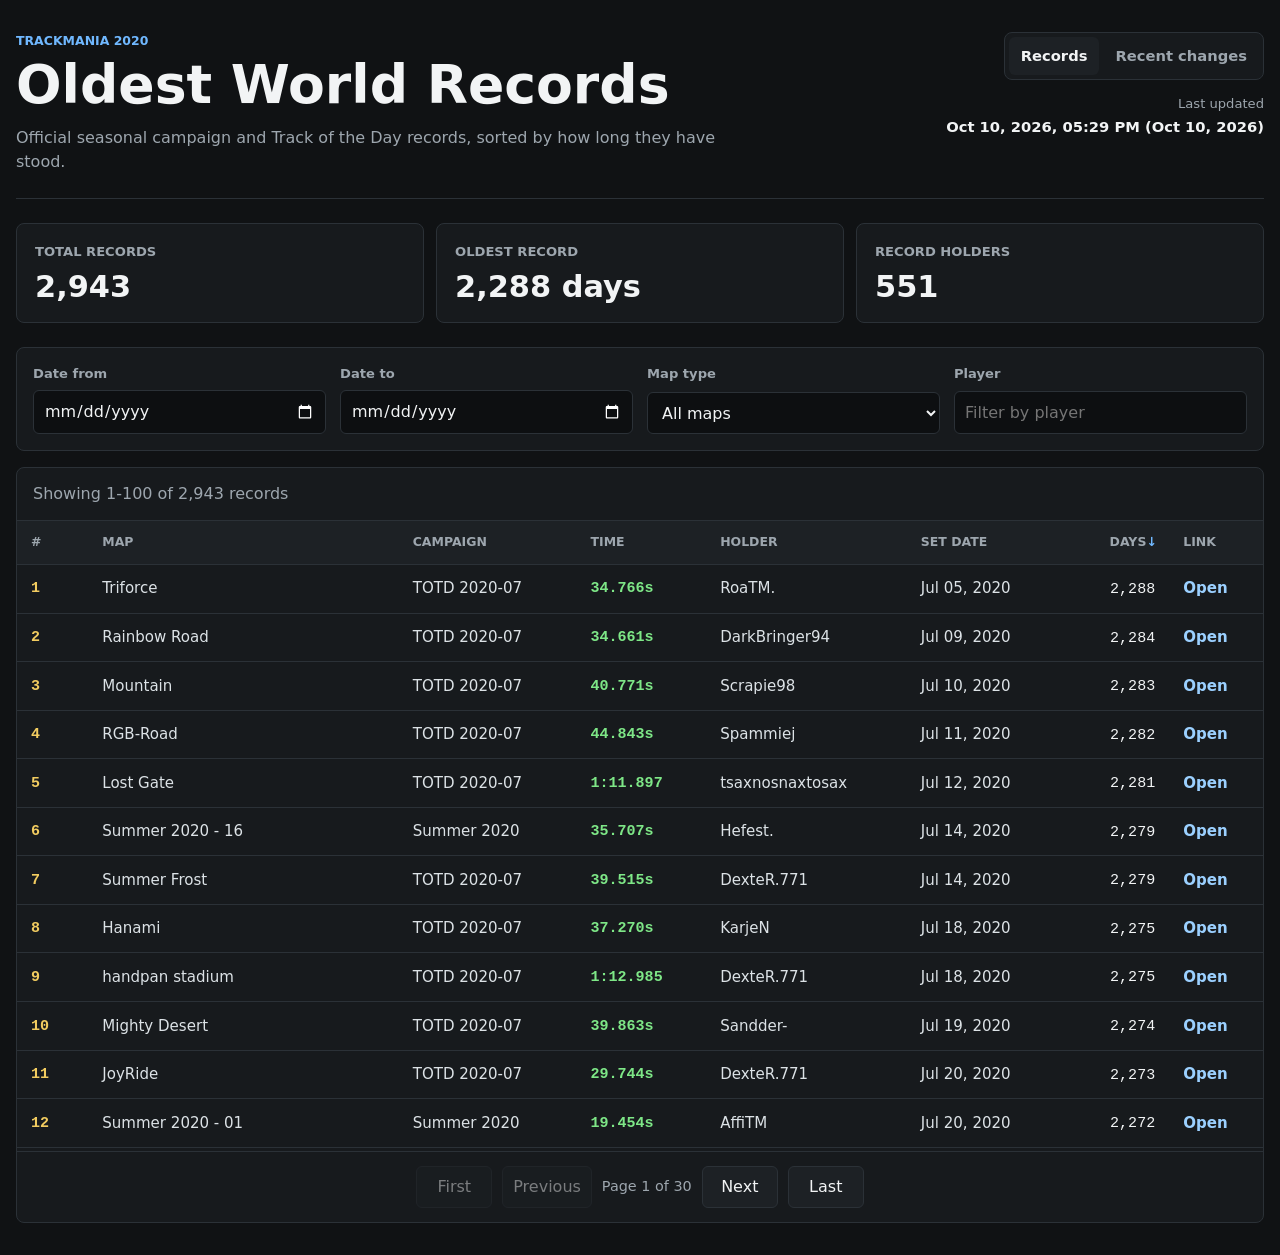
<file: site/index.html>
<!DOCTYPE html>
<html lang="en">

<head>
    <meta charset="UTF-8">
    <meta name="viewport" content="width=device-width, initial-scale=1.0">
    <title>Trackmania Oldest World Records Tracker</title>
    <meta name="description" content="Longest-standing Trackmania 2020 world records on official campaign and Track of the Day maps.">
    <meta property="og:type" content="website">
    <meta property="og:site_name" content="Trackmania WR Tracker">
    <meta property="og:title" content="Trackmania WR Tracker">
    <meta property="og:description" content="Longest-standing Trackmania 2020 world records on official campaign and Track of the Day maps.">
    <meta name="twitter:card" content="summary">
    <meta name="theme-color" content="#101214">
    <link rel="icon" type="image/png" href="./static/images/favicon.png">
    <link rel="stylesheet" href="./static/css/styles.css">
</head>

<body>
    <main class="shell">
        <header class="page-header">
            <div>
                <p class="eyebrow">Trackmania 2020</p>
                <h1>Oldest World Records</h1>
                <p class="lede">Official seasonal campaign and Track of the Day records, sorted by how long they have stood.</p>
            </div>
            <div class="header-side">
                <nav class="nav-links" aria-label="Primary">
                    <a href="./index.html" aria-current="page">Records</a>
                    <a href="./recent-changes.html">Recent changes</a>
                </nav>
                <p class="last-update">
                    <span>Last updated</span>
                    <strong id="lastUpdateTime">Loading</strong>
                </p>
            </div>
        </header>

        <section class="stats-grid" aria-label="Record statistics">
            <article class="metric">
                <span>Total records</span>
                <strong id="totalRecords">-</strong>
            </article>
            <article class="metric">
                <span>Oldest record</span>
                <strong><span id="oldestRecord">-</span> days</strong>
            </article>
            <article class="metric">
                <span>Record holders</span>
                <strong id="uniquePlayers">-</strong>
            </article>
        </section>

        <section class="panel filters" aria-label="Filters">
            <label>
                <span>Date from</span>
                <input type="date" id="dateFrom">
            </label>
            <label>
                <span>Date to</span>
                <input type="date" id="dateTo">
            </label>
            <label>
                <span>Map type</span>
                <select id="mapType">
                    <option value="">All maps</option>
                    <option value="TOTD">Track of the Day</option>
                    <option value="Campaign">Campaign maps</option>
                </select>
            </label>
            <label>
                <span>Player</span>
                <input type="search" id="playerFilter" placeholder="Filter by player">
            </label>
        </section>

        <section class="panel table-panel">
            <div class="table-toolbar">
                <p id="resultsInfo">Loading records</p>
            </div>
            <div class="table-scroll">
                <table>
                    <thead>
                        <tr>
                            <th scope="col">#</th>
                            <th scope="col" data-sort="mapName">Map</th>
                            <th scope="col" data-sort="campaign">Campaign</th>
                            <th scope="col" data-sort="scoreMs">Time</th>
                            <th scope="col" data-sort="player">Holder</th>
                            <th scope="col" data-sort="date">Set date</th>
                            <th scope="col" data-sort="ageDays" class="numeric">Days</th>
                            <th scope="col">Link</th>
                        </tr>
                    </thead>
                    <tbody id="recordsBody">
                        <tr>
                            <td colspan="8" class="state-cell">Loading records</td>
                        </tr>
                    </tbody>
                </table>
            </div>
            <div class="pagination" aria-label="Pagination">
                <button id="firstBtn" type="button">First</button>
                <button id="prevBtn" type="button">Previous</button>
                <span id="pageInfo">Page 1 of 1</span>
                <button id="nextBtn" type="button">Next</button>
                <button id="lastBtn" type="button">Last</button>
            </div>
        </section>
    </main>

    <script src="./static/js/common.js"></script>
    <script src="./static/js/records.js"></script>
</body>

</html>
</file>
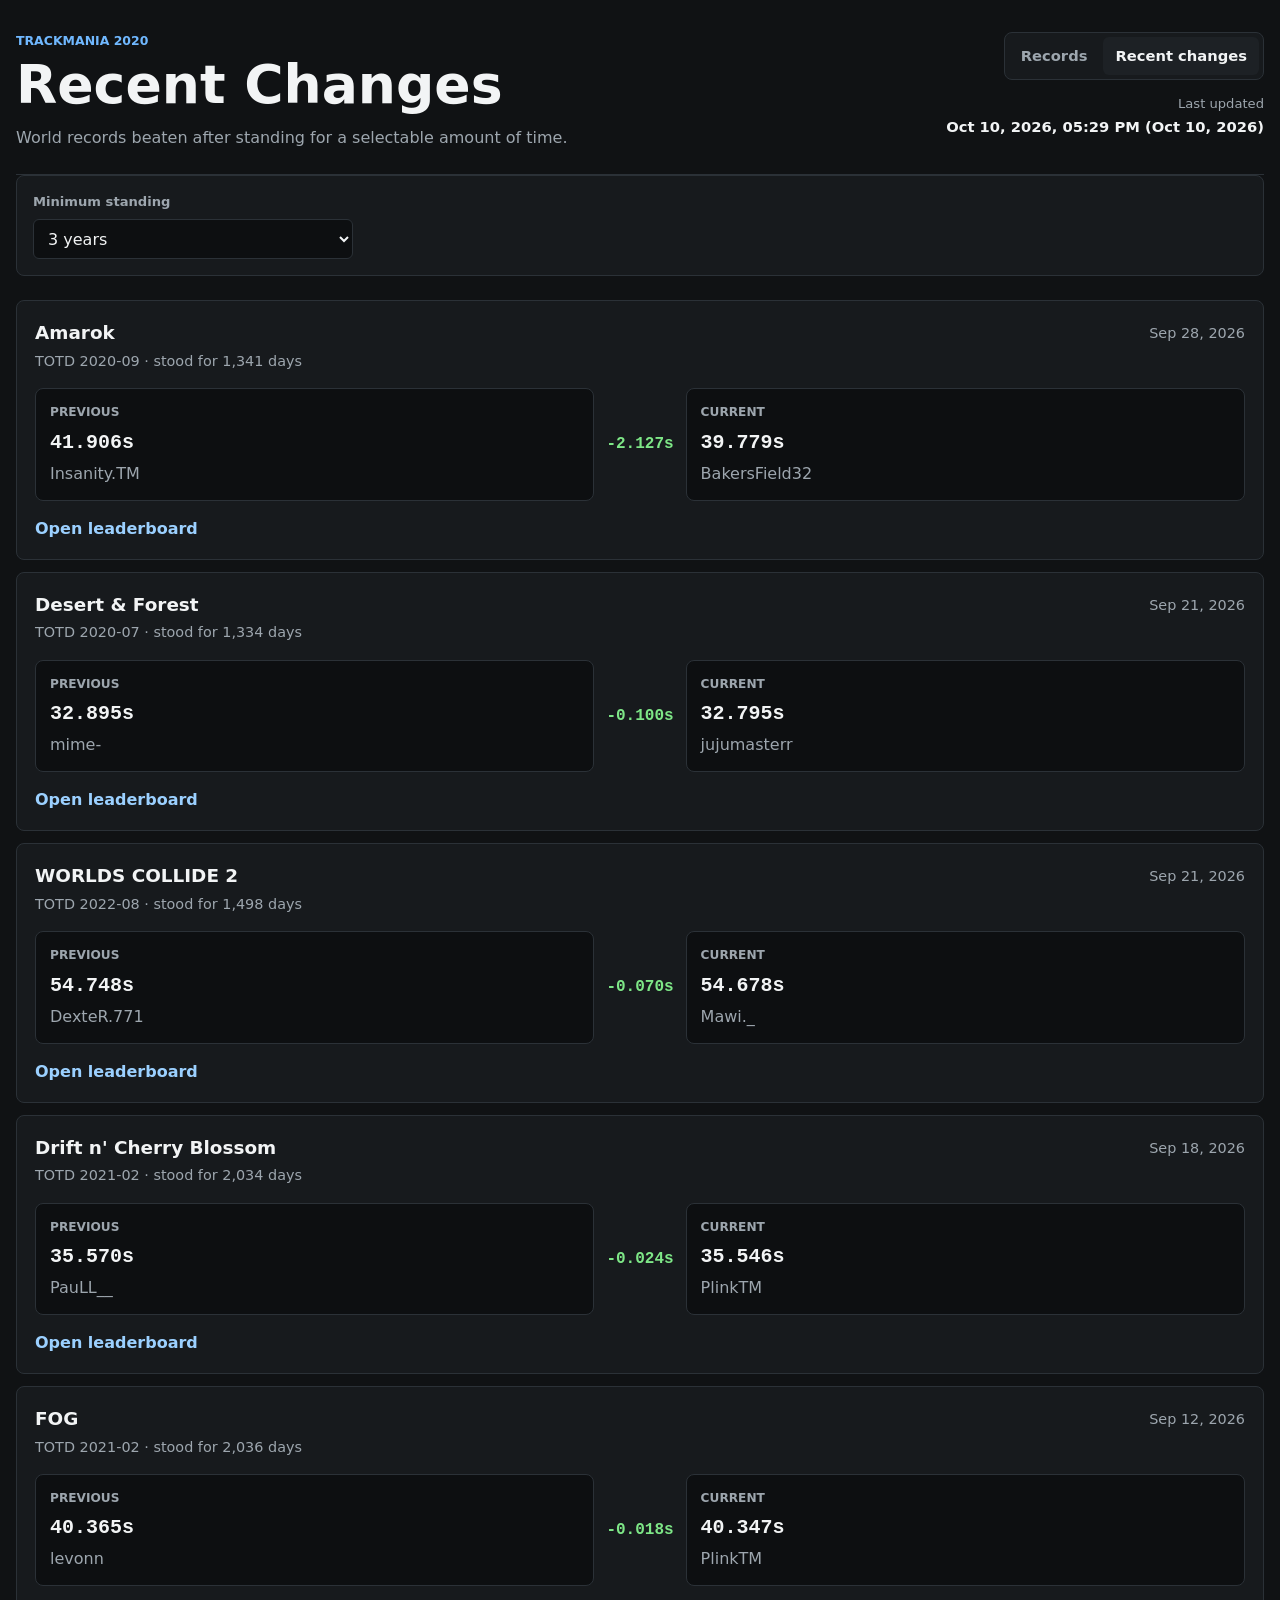
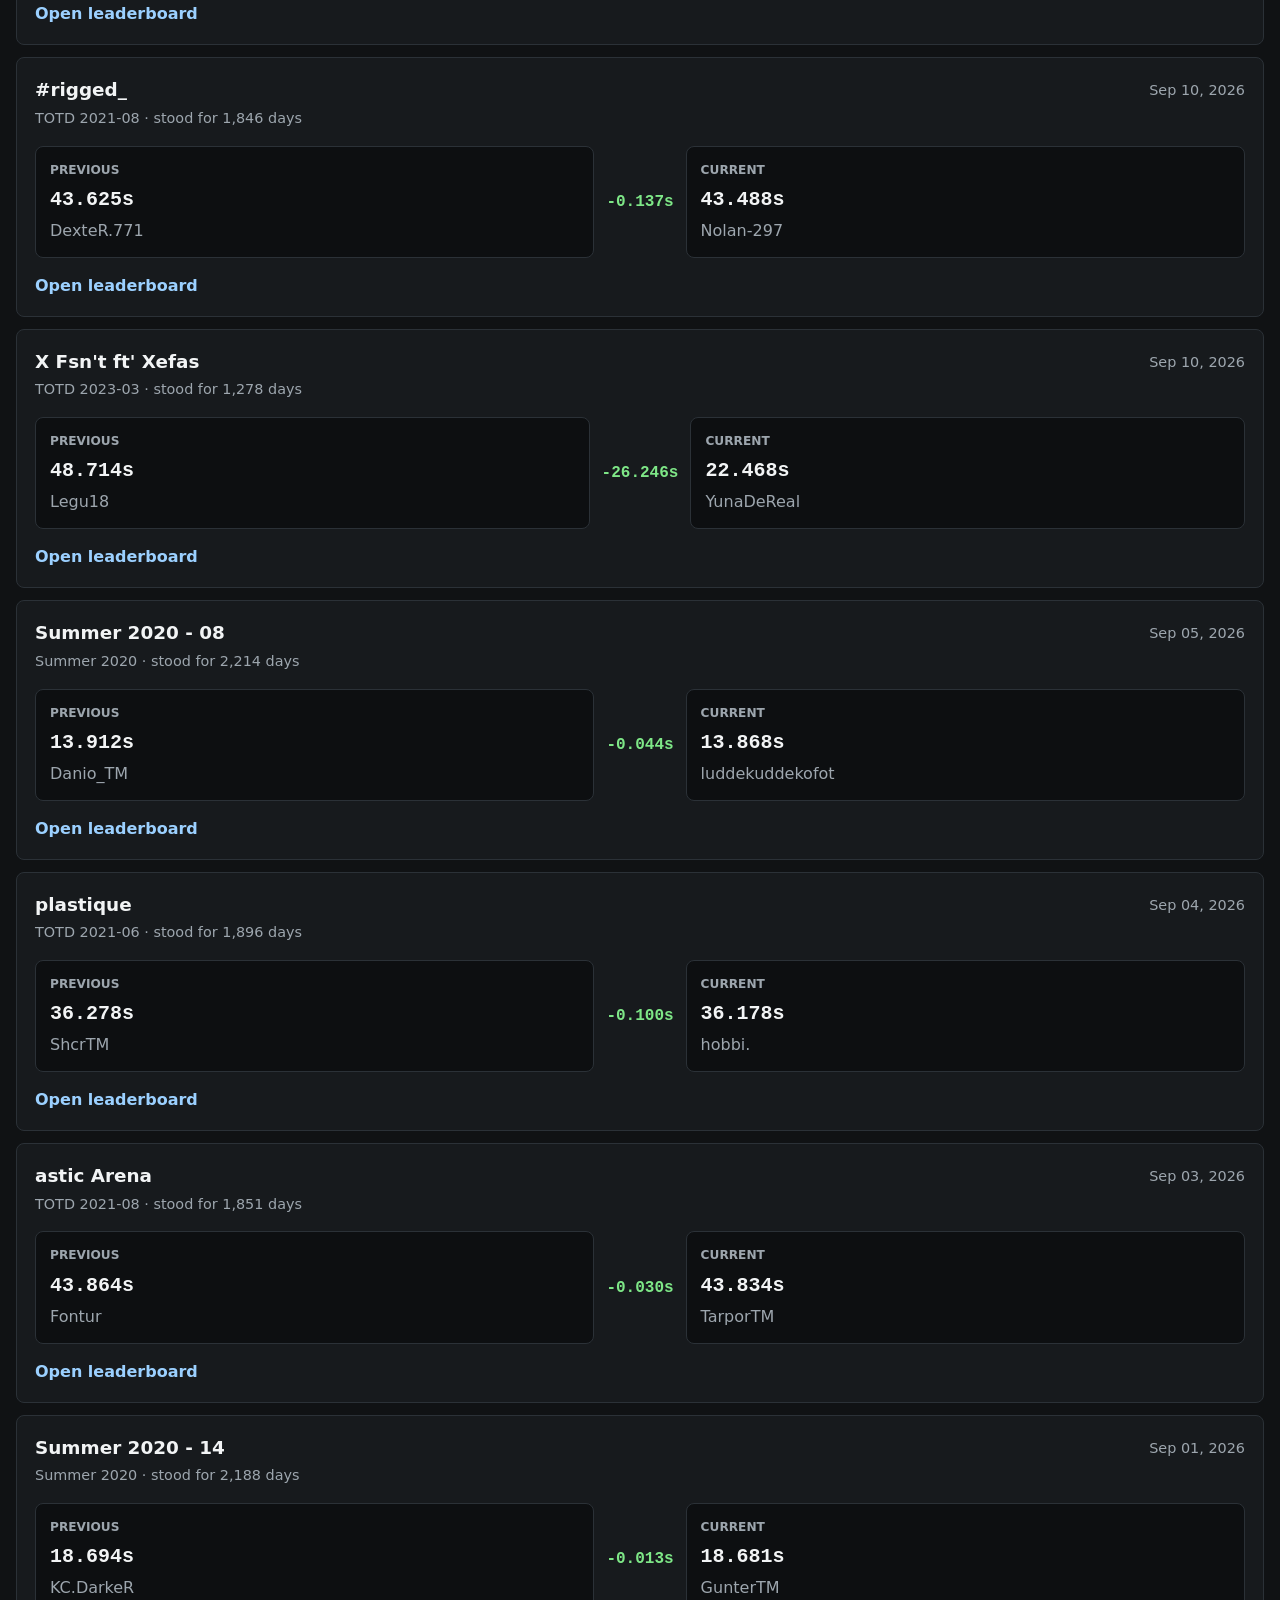
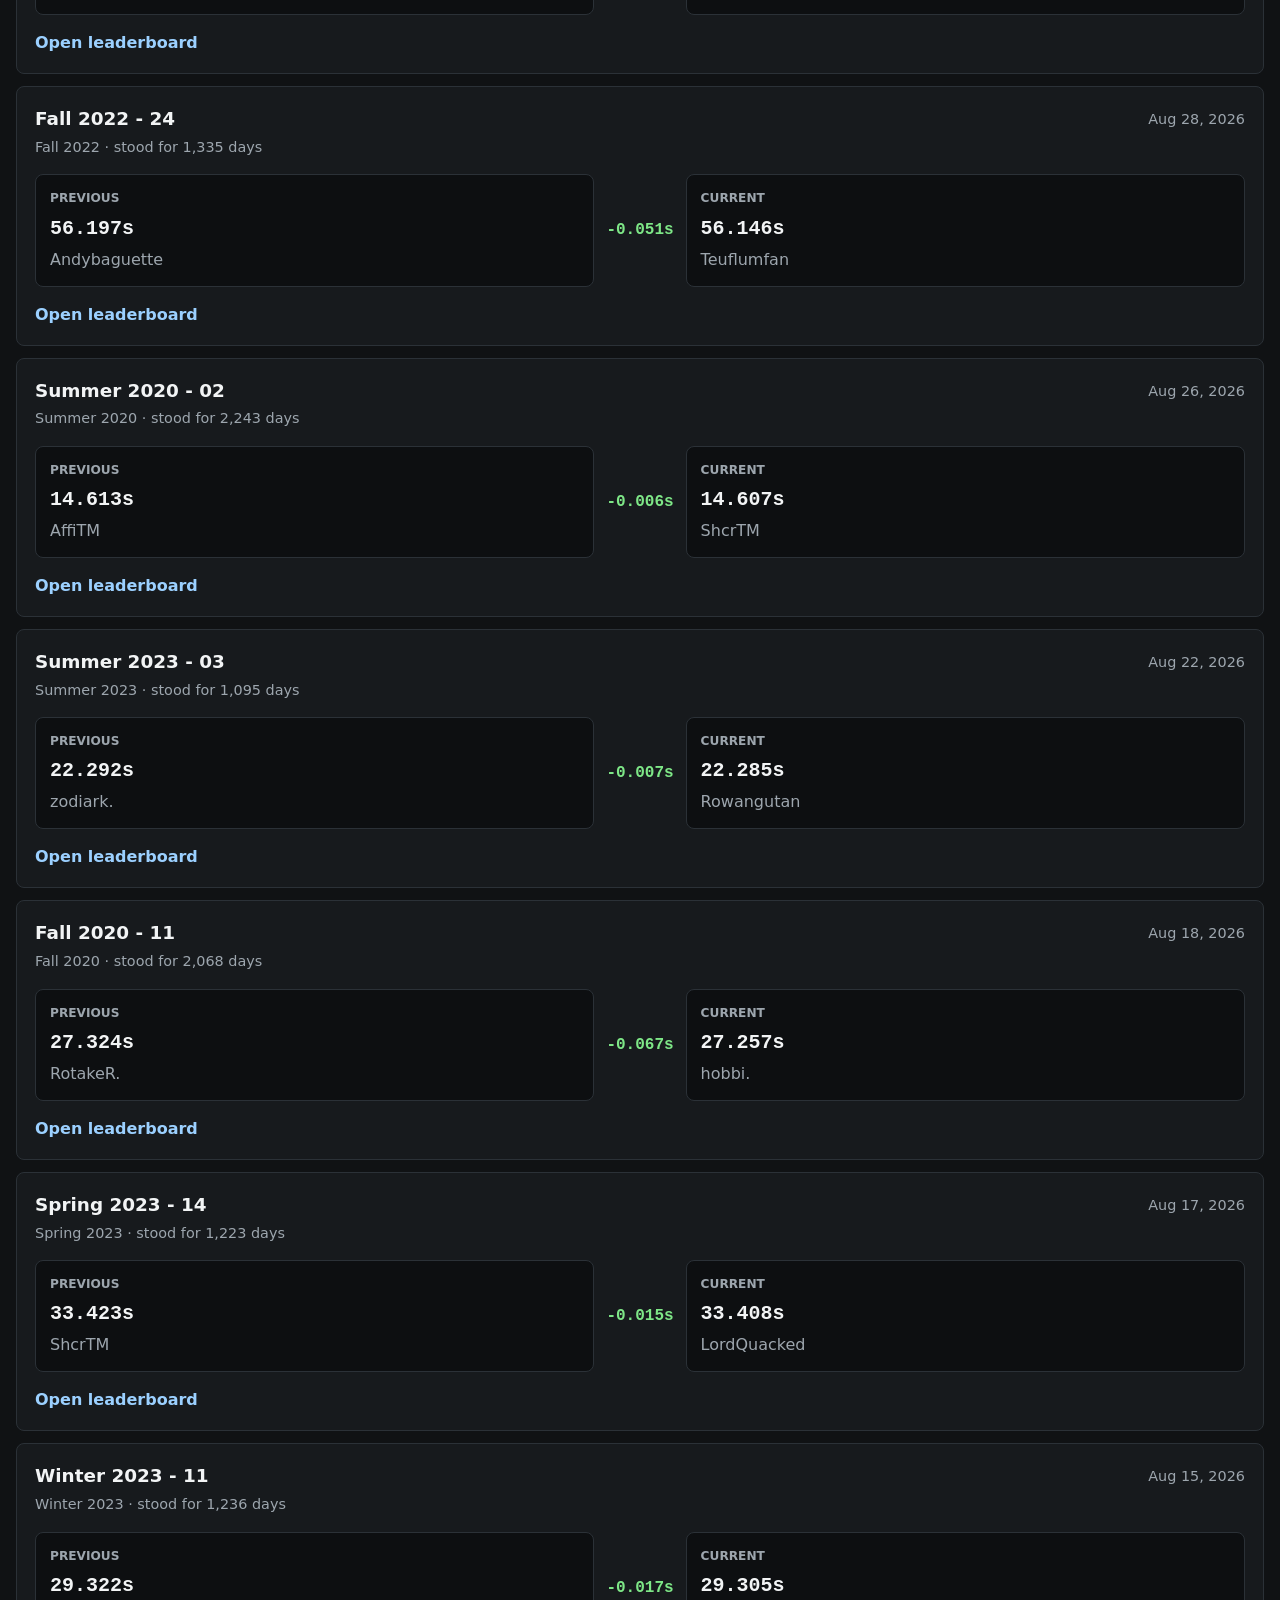
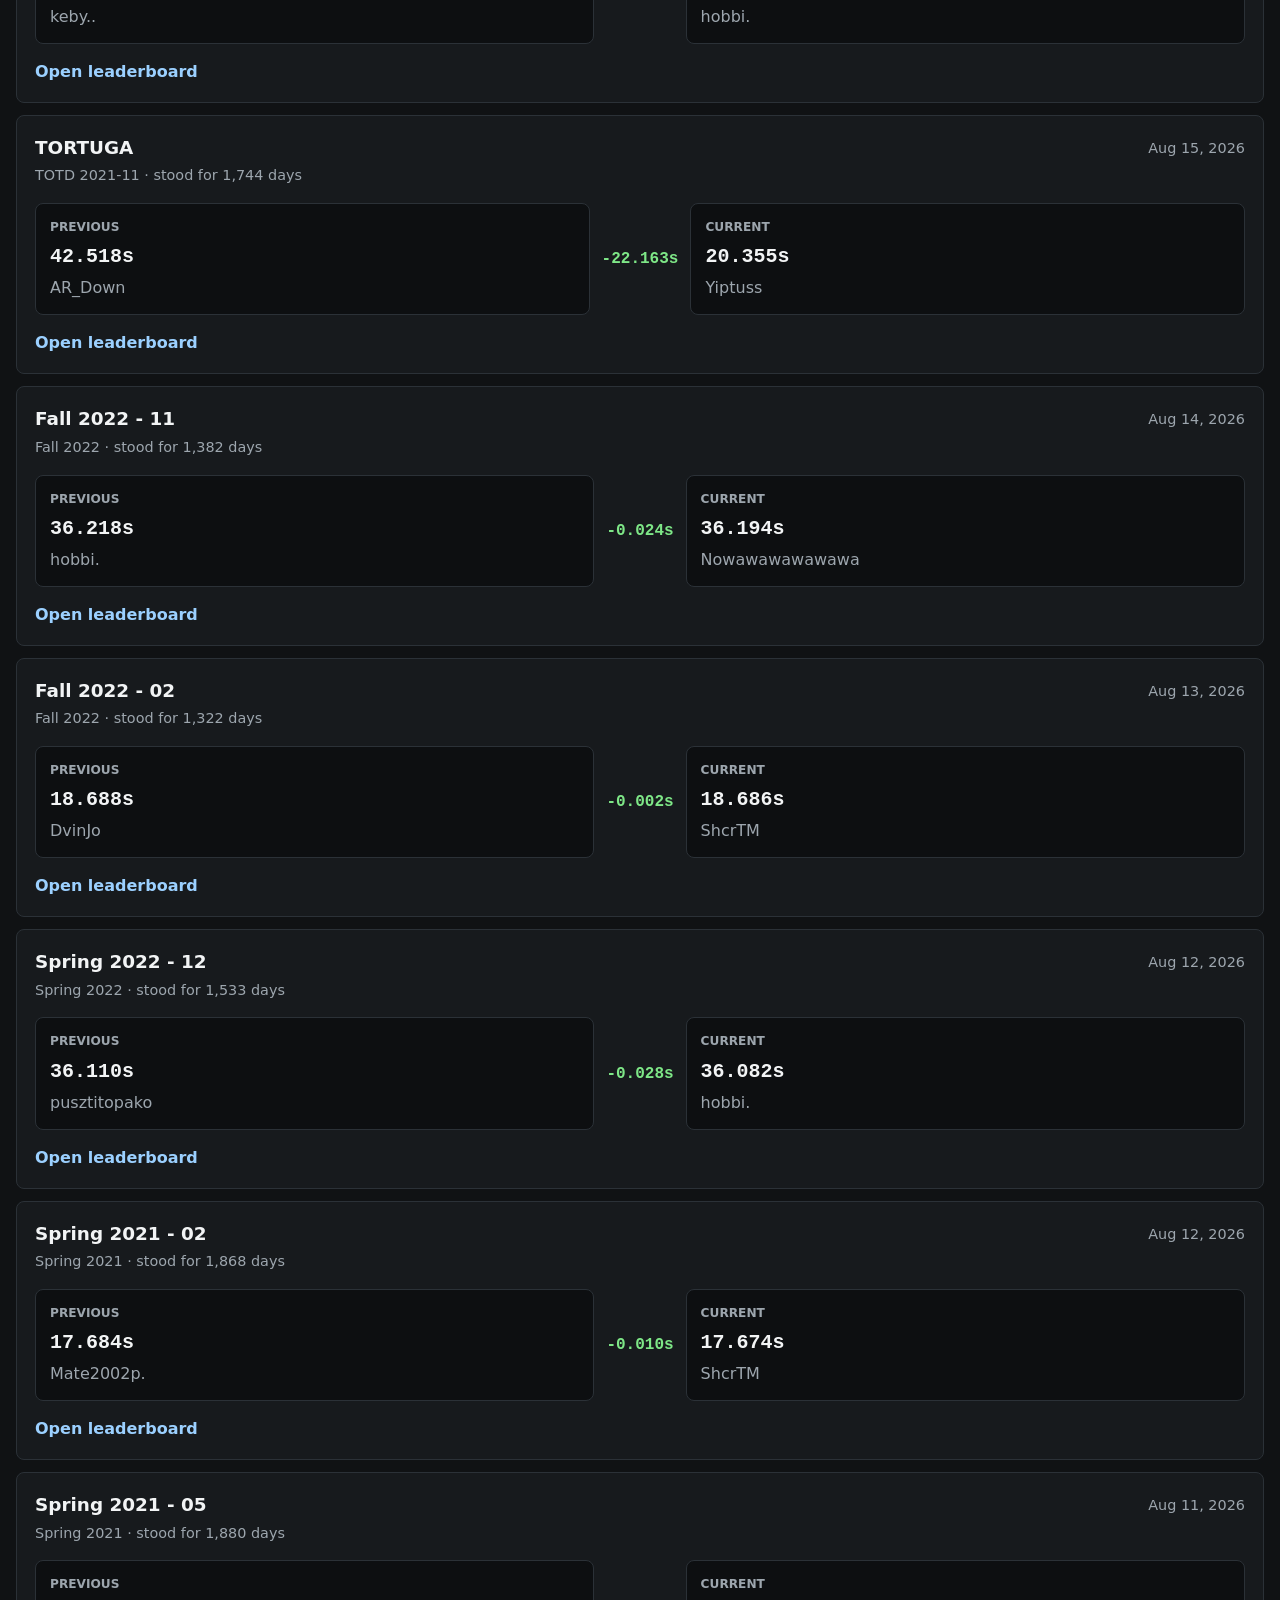
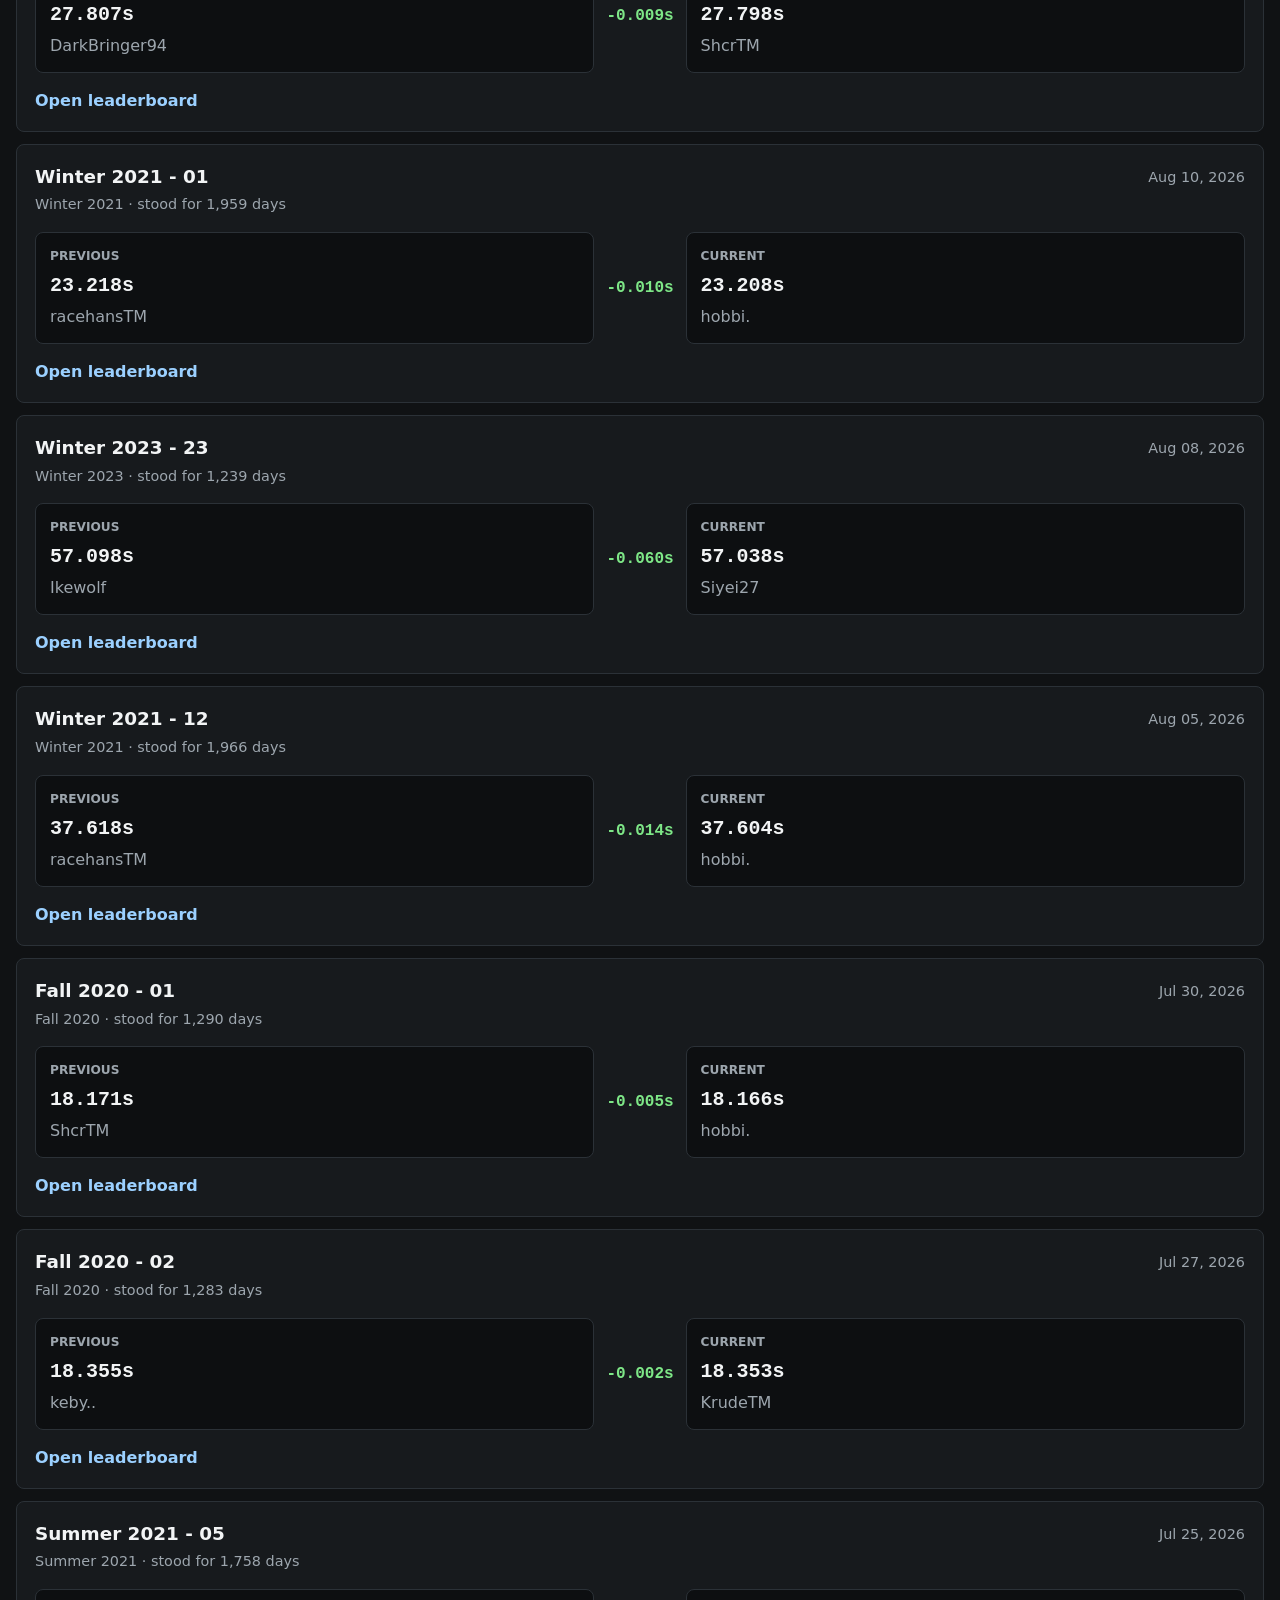
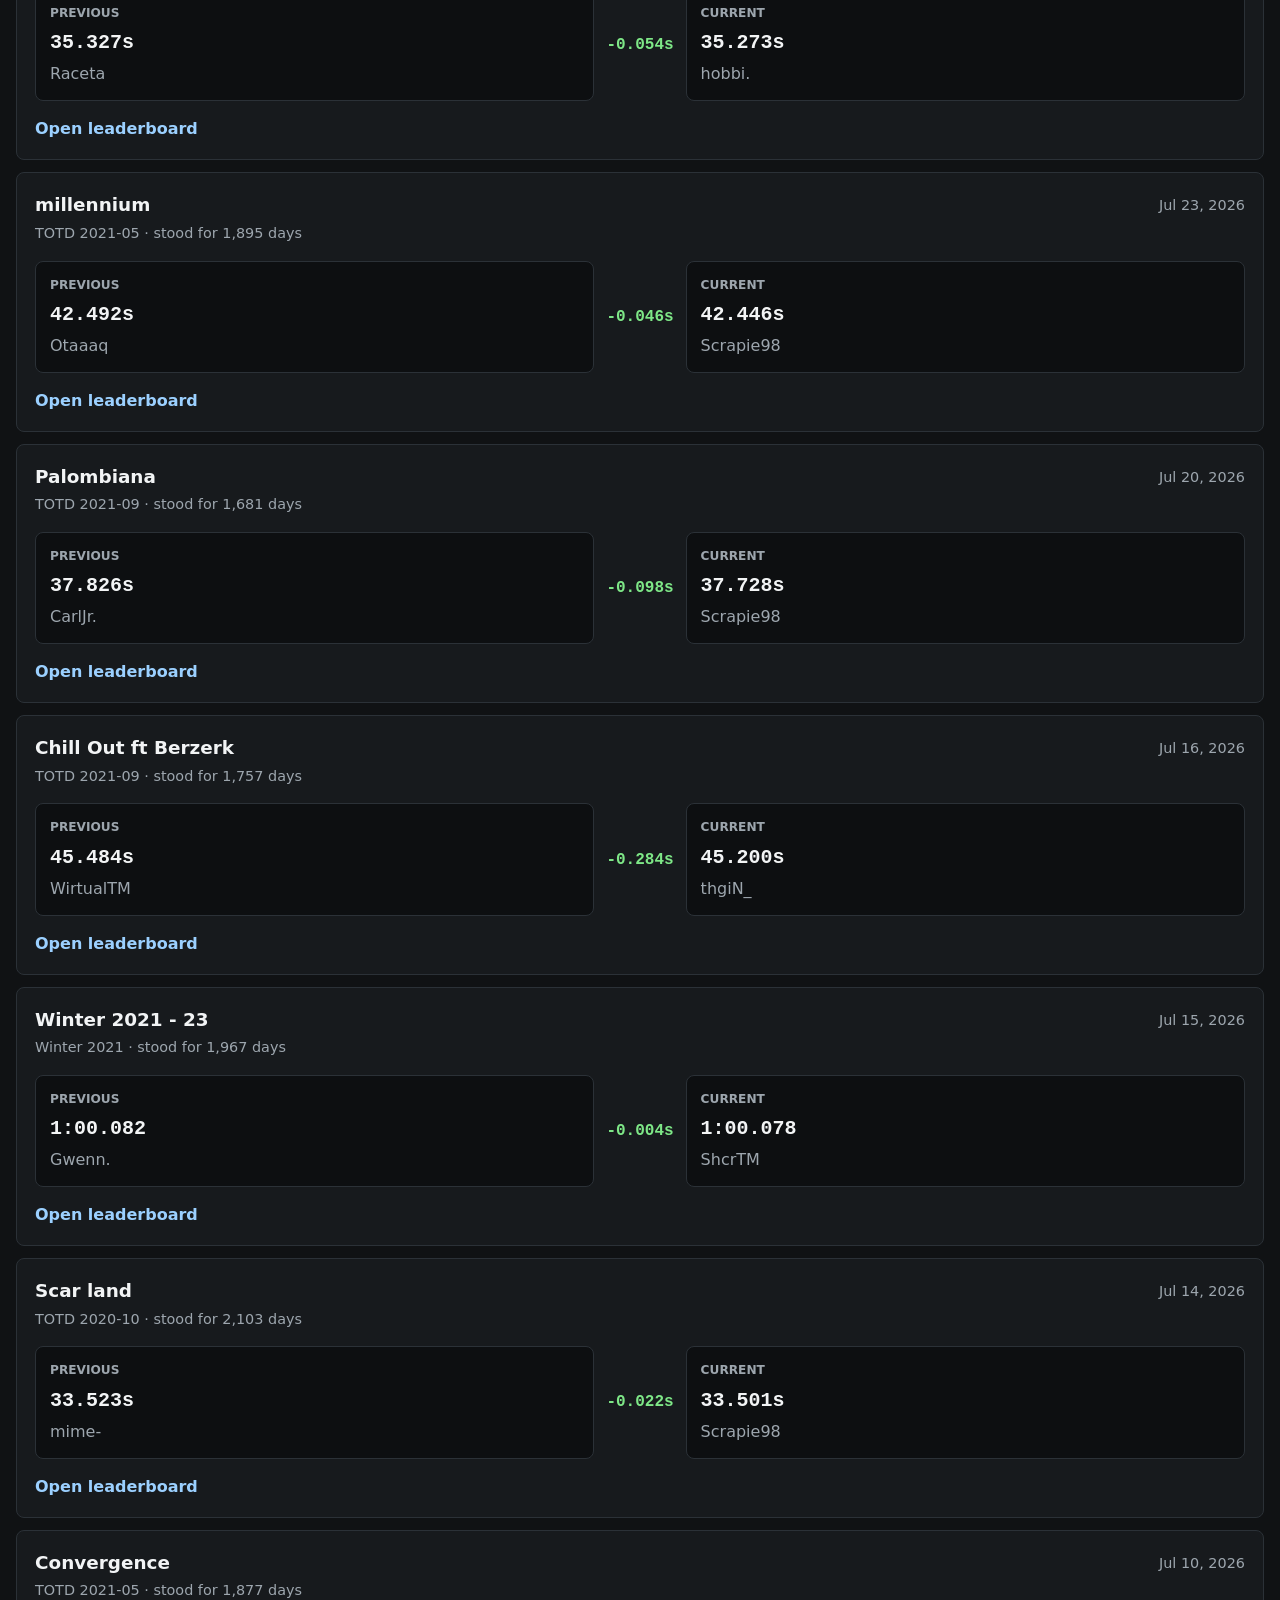
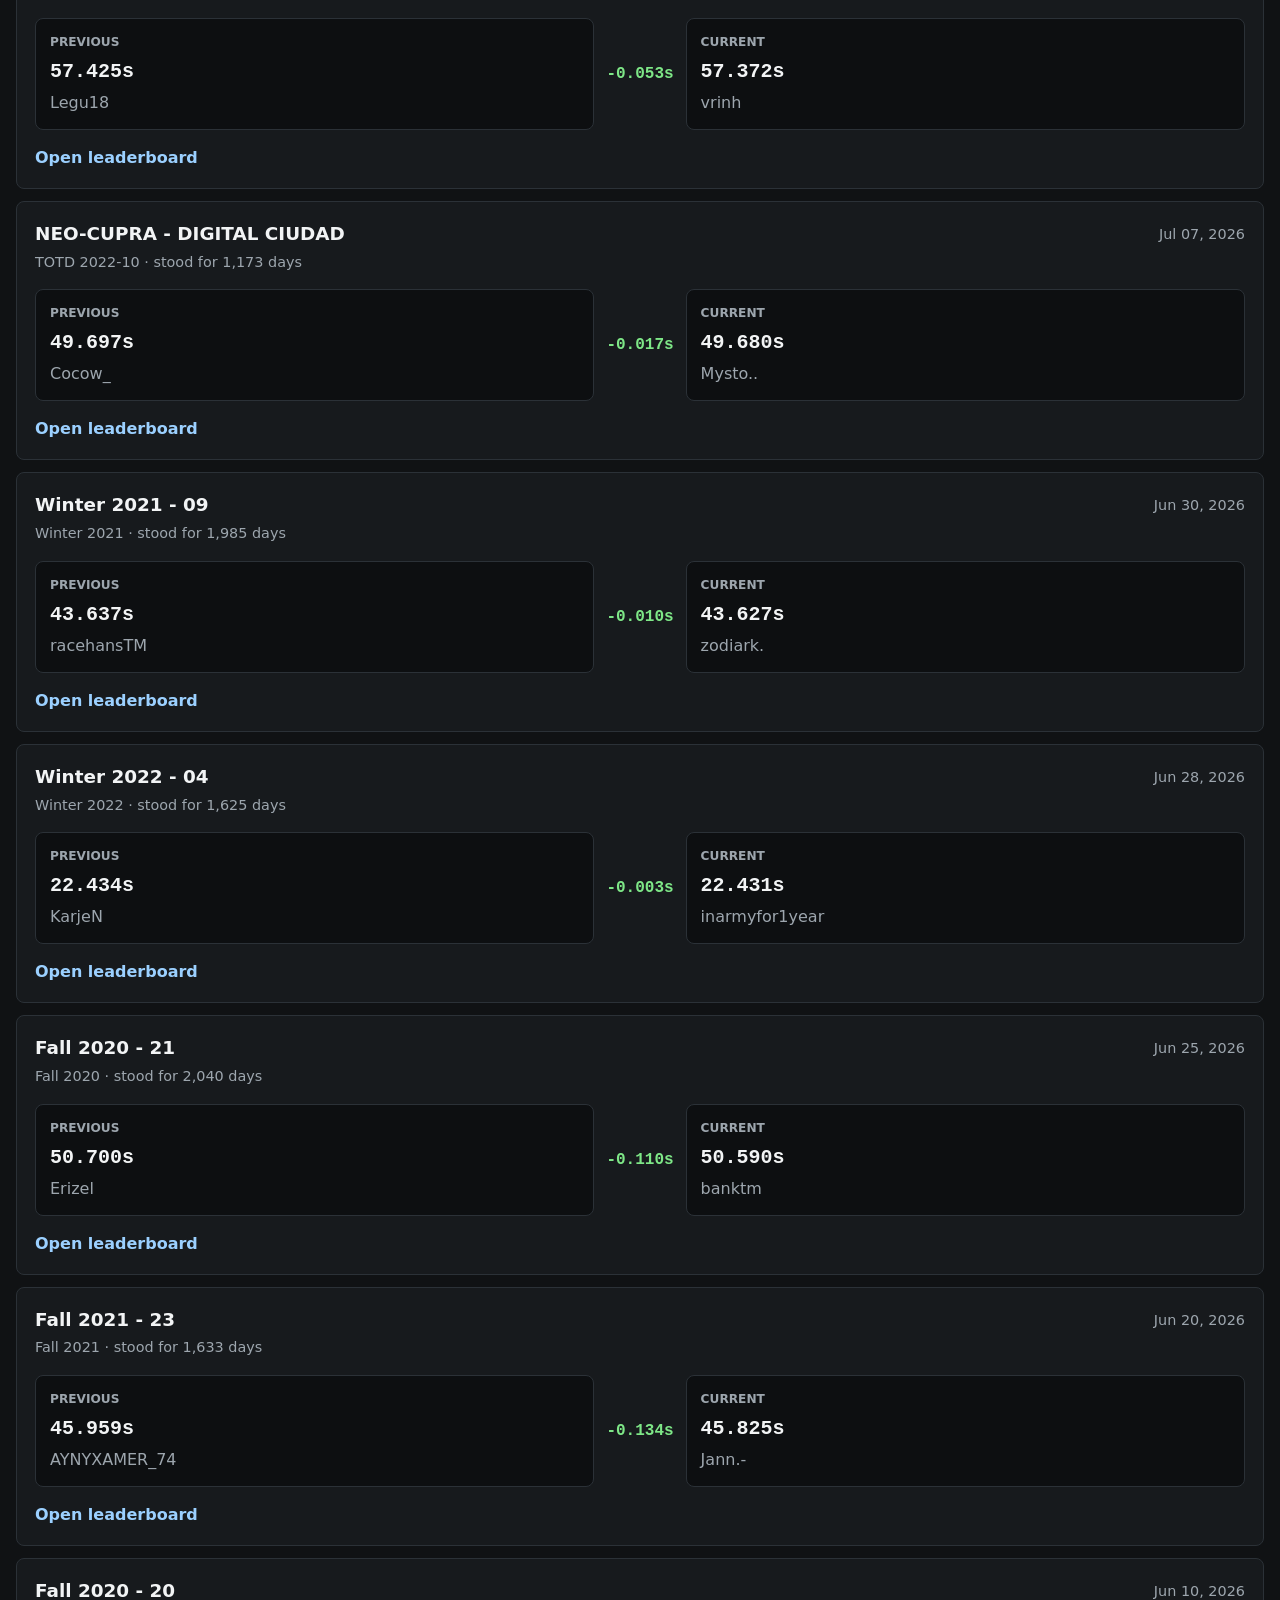
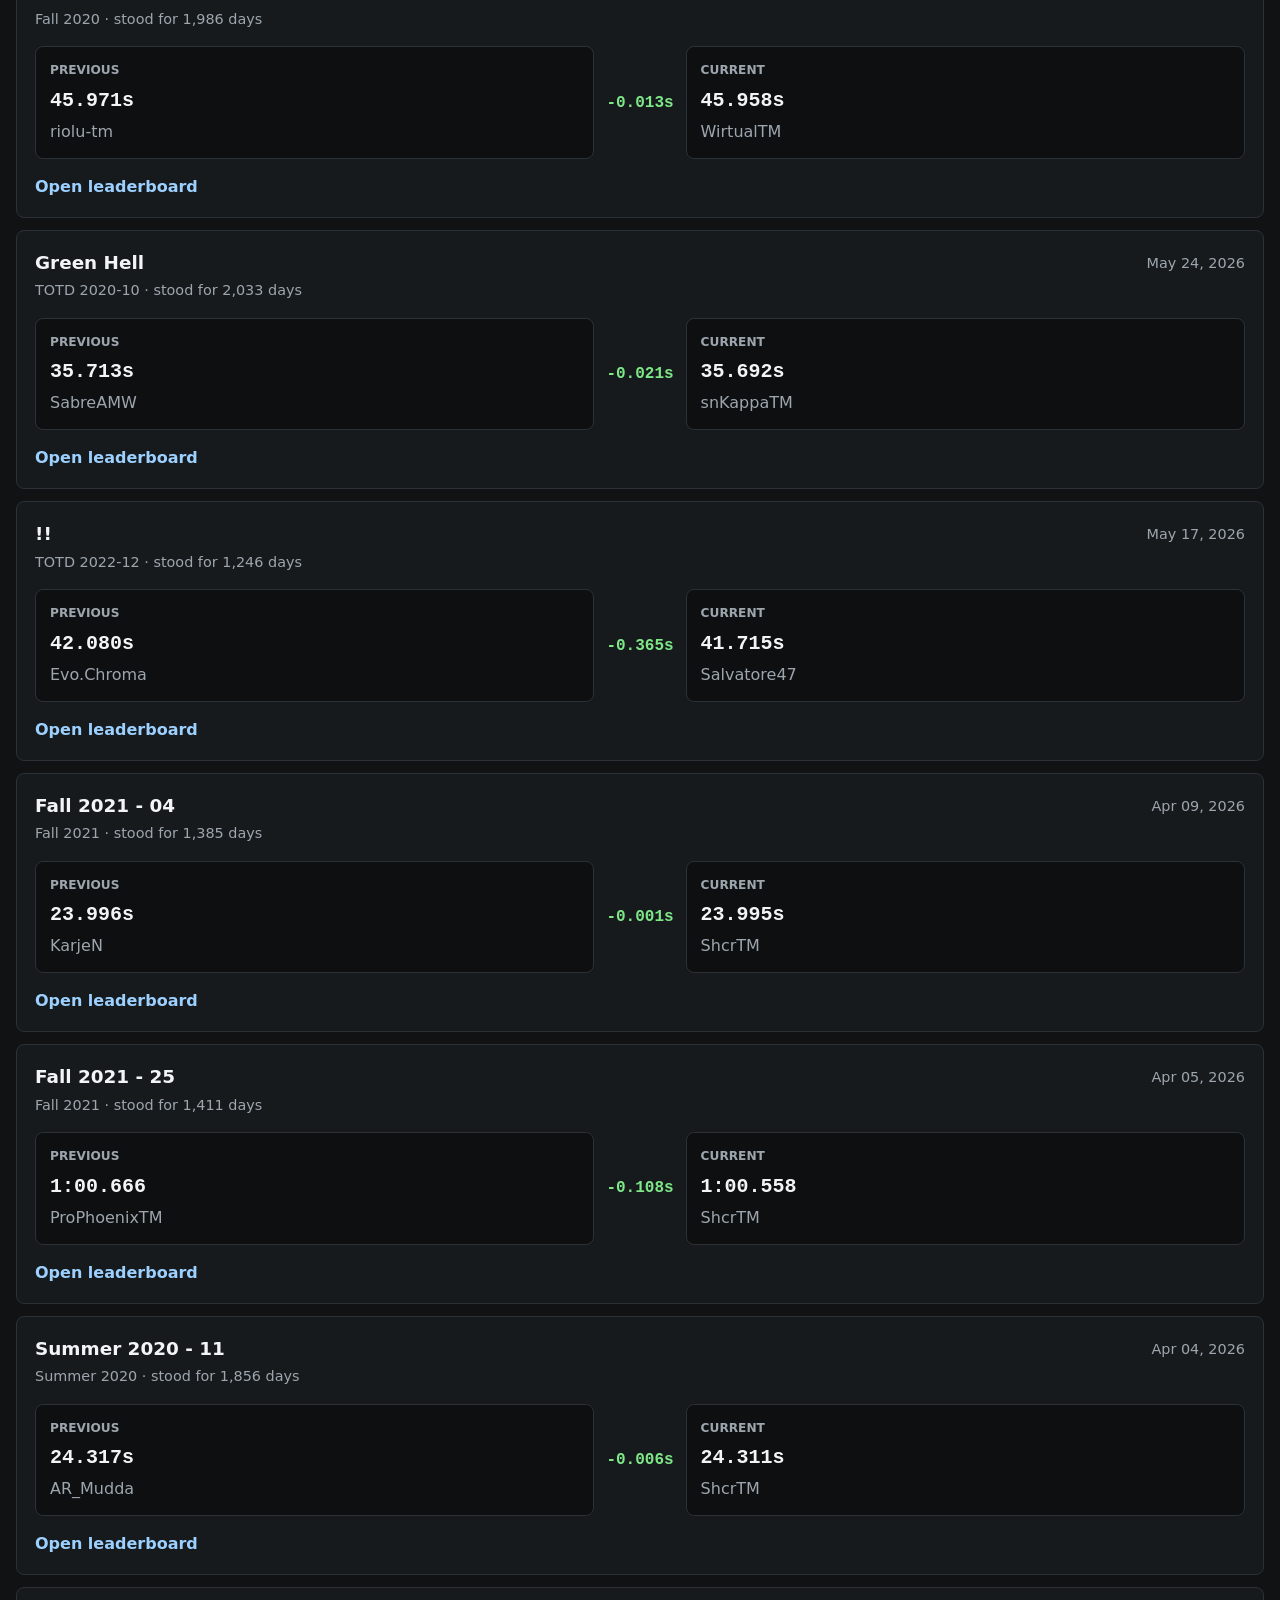
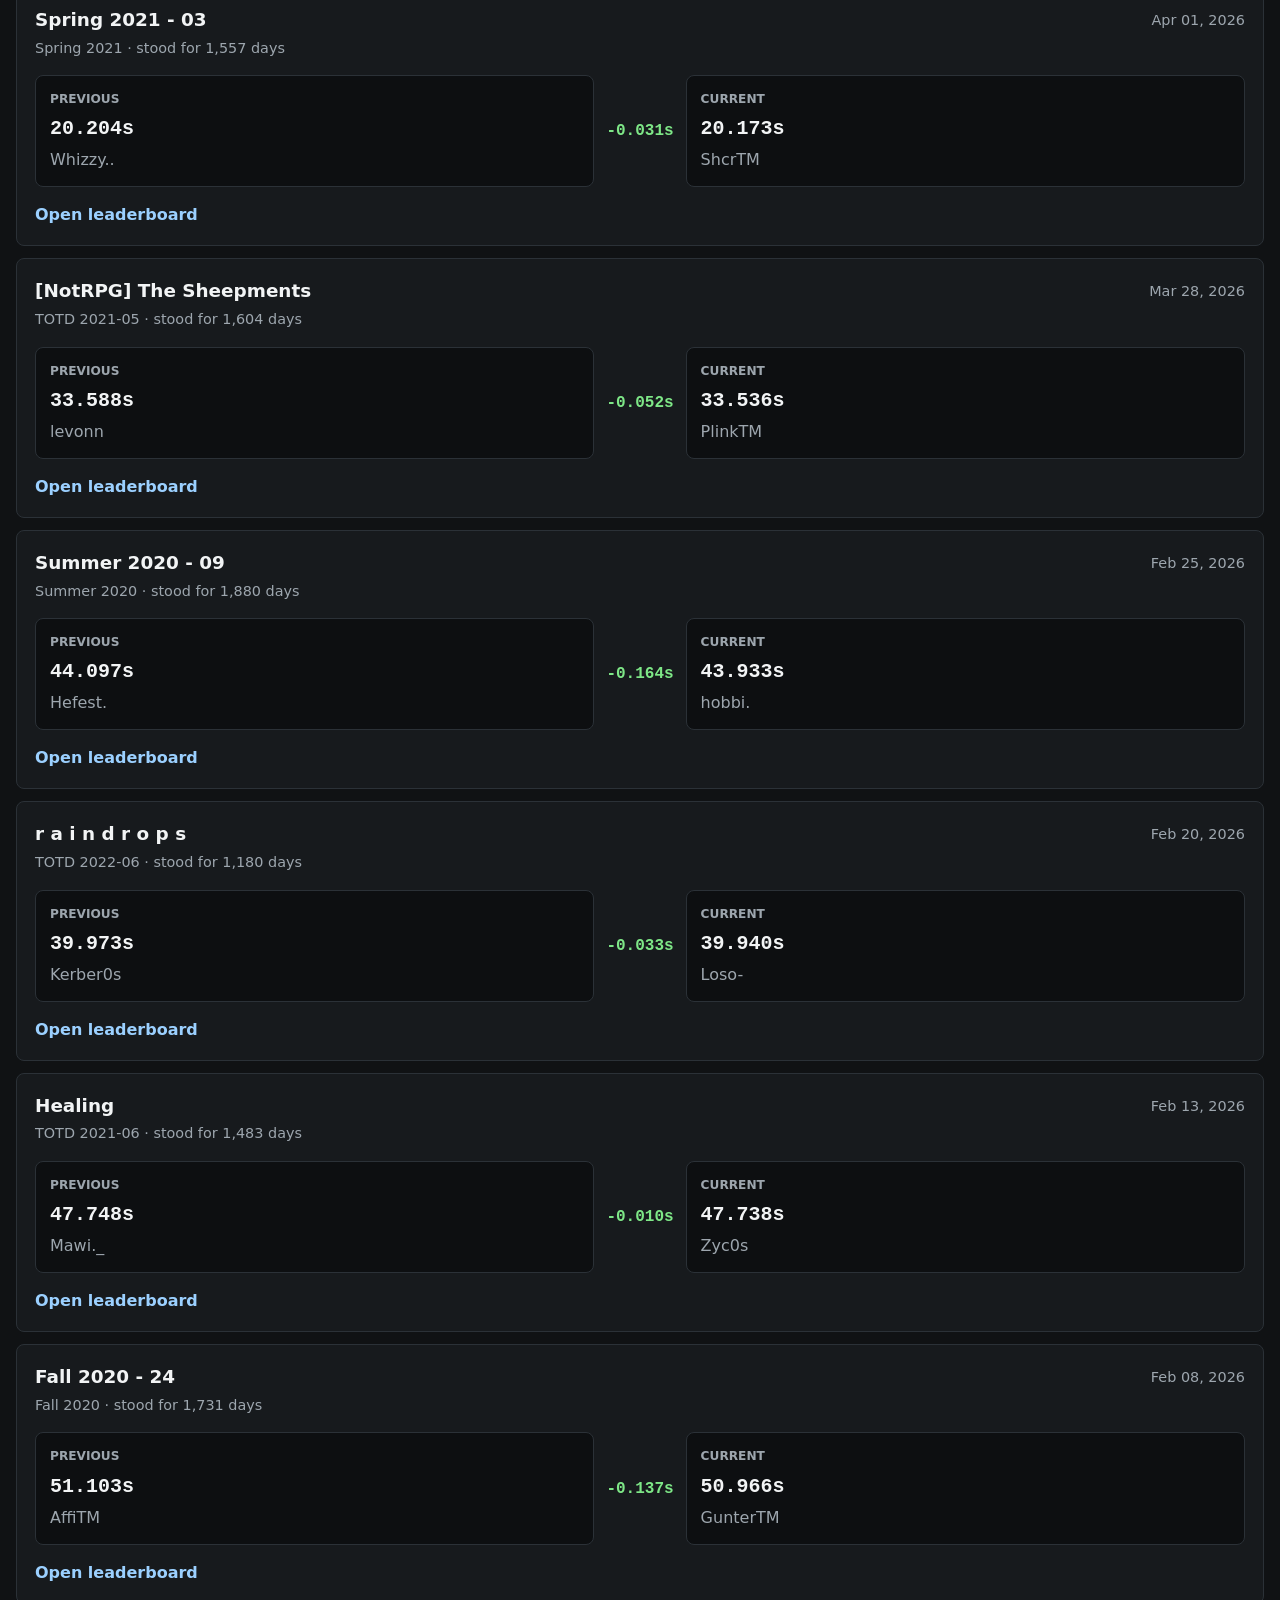
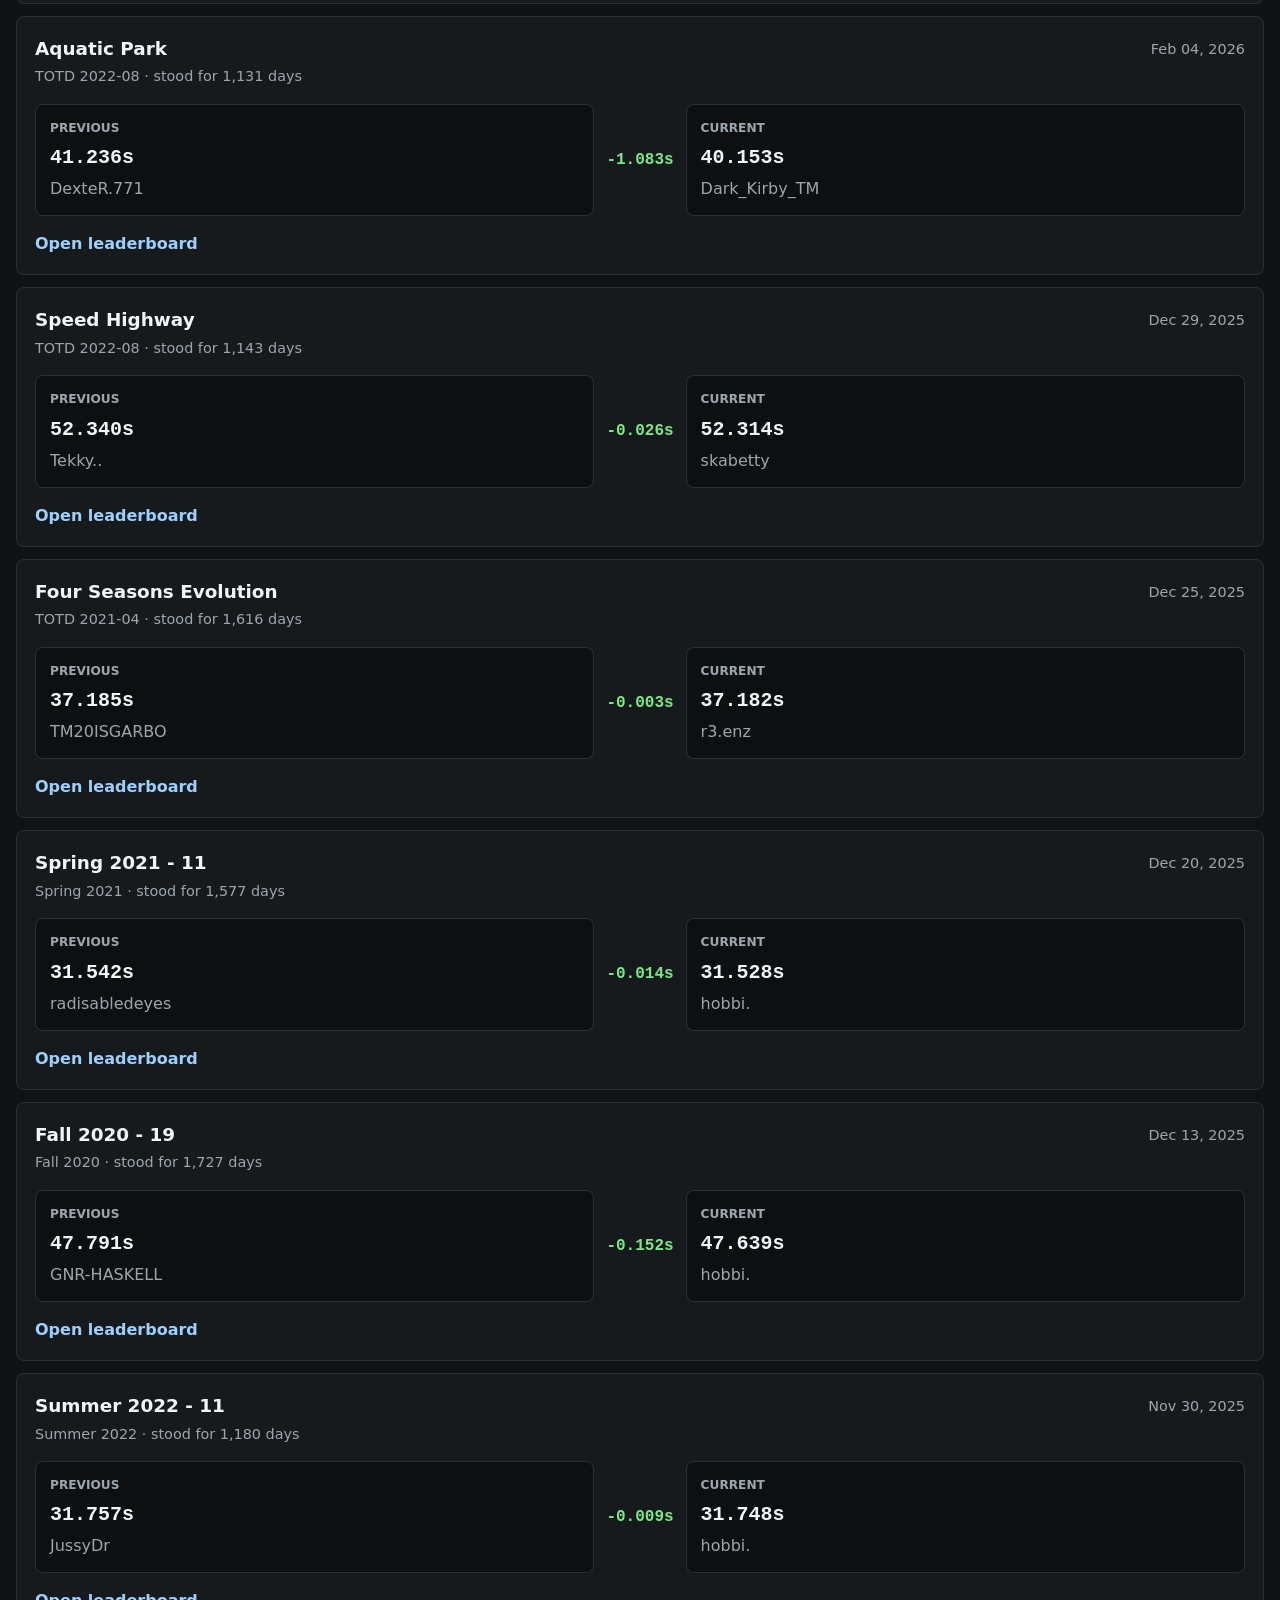
<file: site/recent-changes.html>
<!DOCTYPE html>
<html lang="en">

<head>
    <meta charset="UTF-8">
    <meta name="viewport" content="width=device-width, initial-scale=1.0">
    <title>Recent Changes - Trackmania Records Tracker</title>
    <meta name="description" content="Recently beaten long-standing Trackmania 2020 world records.">
    <meta name="theme-color" content="#101214">
    <link rel="icon" type="image/png" href="./static/images/favicon.png">
    <link rel="stylesheet" href="./static/css/styles.css">
</head>

<body>
    <main class="shell">
        <header class="page-header">
            <div>
                <p class="eyebrow">Trackmania 2020</p>
                <h1>Recent Changes</h1>
                <p class="lede">World records beaten after standing for a selectable amount of time.</p>
            </div>
            <div class="header-side">
                <nav class="nav-links" aria-label="Primary">
                    <a href="./index.html">Records</a>
                    <a href="./recent-changes.html" aria-current="page">Recent changes</a>
                </nav>
                <p class="last-update">
                    <span>Last updated</span>
                    <strong id="lastUpdateTime">Loading</strong>
                </p>
            </div>
        </header>

        <section class="panel filters recent-change-filters" aria-label="Recent change filters">
            <label>
                <span>Minimum standing</span>
                <select id="standingFilter">
                    <option value="0">Any</option>
                    <option value="30">30 days</option>
                    <option value="183">6 months</option>
                    <option value="365">1 year</option>
                    <option value="730">2 years</option>
                    <option value="1095" selected>3 years</option>
                    <option value="1460">4 years</option>
                    <option value="1825">5 years</option>
                </select>
            </label>
        </section>

        <section class="changes-list" id="changesContainer">
            <div class="panel empty-state">Loading recent changes</div>
        </section>
    </main>

    <script src="./static/js/common.js"></script>
    <script src="./static/js/recent-changes.js"></script>
</body>

</html>
</file>
<file: site/static/css/styles.css>
:root {
    --bg: #101214;
    --surface: #171a1d;
    --surface-2: #1d2125;
    --border: #2b3137;
    --text: #f2f4f5;
    --muted: #9da6ae;
    --soft: #68727c;
    --accent: #70b8ff;
    --accent-strong: #9bd0ff;
    --danger: #ff7b72;
    --success: #7ee787;
    --warning: #f2cc60;
    --radius: 8px;
    --mono: "SFMono-Regular", Consolas, "Liberation Mono", monospace;
    color-scheme: dark;
}

* {
    box-sizing: border-box;
}

html {
    min-width: 320px;
}

body {
    margin: 0;
    min-height: 100vh;
    background: var(--bg);
    color: var(--text);
    font-family: Inter, ui-sans-serif, system-ui, -apple-system, BlinkMacSystemFont, "Segoe UI", sans-serif;
    line-height: 1.5;
}

a {
    color: inherit;
}

button,
input,
select {
    font: inherit;
}

.shell {
    width: min(1360px, calc(100% - 32px));
    margin: 0 auto;
    padding: 32px 0;
}

.page-header {
    display: flex;
    justify-content: space-between;
    gap: 28px;
    align-items: flex-start;
    padding-bottom: 24px;
    border-bottom: 1px solid var(--border);
}

.eyebrow {
    margin: 0 0 6px;
    color: var(--accent);
    font-size: 0.78rem;
    font-weight: 700;
    letter-spacing: 0;
    text-transform: uppercase;
}

h1 {
    margin: 0;
    font-size: clamp(2rem, 5vw, 3.35rem);
    line-height: 1.04;
    letter-spacing: 0;
}

.lede {
    max-width: 720px;
    margin: 14px 0 0;
    color: var(--muted);
    font-size: 1rem;
}

.header-side {
    display: grid;
    gap: 14px;
    justify-items: end;
}

.nav-links {
    display: flex;
    gap: 4px;
    padding: 4px;
    background: var(--surface);
    border: 1px solid var(--border);
    border-radius: var(--radius);
}

.nav-links a {
    padding: 8px 12px;
    border-radius: 6px;
    color: var(--muted);
    font-size: 0.92rem;
    font-weight: 650;
    text-decoration: none;
    white-space: nowrap;
}

.nav-links a:hover,
.nav-links a[aria-current="page"] {
    background: var(--surface-2);
    color: var(--text);
}

.last-update {
    display: grid;
    gap: 2px;
    margin: 0;
    color: var(--muted);
    text-align: right;
    font-size: 0.82rem;
}

.last-update strong {
    color: var(--text);
    font-size: 0.92rem;
}

.stats-grid {
    display: grid;
    grid-template-columns: repeat(3, minmax(0, 1fr));
    gap: 12px;
    margin: 24px 0;
}

.metric,
.panel {
    background: var(--surface);
    border: 1px solid var(--border);
    border-radius: var(--radius);
}

.metric {
    padding: 18px;
}

.metric > span {
    display: block;
    color: var(--muted);
    font-size: 0.82rem;
    font-weight: 650;
    text-transform: uppercase;
}

.metric strong {
    display: block;
    margin-top: 8px;
    font-size: 1.9rem;
    line-height: 1.1;
    font-variant-numeric: tabular-nums;
}

.filters {
    display: grid;
    grid-template-columns: repeat(4, minmax(0, 1fr));
    gap: 14px;
    margin-bottom: 16px;
    padding: 16px;
}

.filters label {
    display: grid;
    gap: 7px;
}

.filters span {
    color: var(--muted);
    font-size: 0.82rem;
    font-weight: 650;
}

.recent-change-filters {
    grid-template-columns: minmax(220px, 320px);
    margin-bottom: 0;
}

input,
select {
    width: 100%;
    min-height: 40px;
    border: 1px solid var(--border);
    border-radius: 6px;
    background: #0d0f11;
    color: var(--text);
    padding: 8px 10px;
}

input:focus,
select:focus,
button:focus-visible,
a:focus-visible {
    outline: 2px solid var(--accent);
    outline-offset: 2px;
}

.table-panel {
    overflow: hidden;
}

.table-toolbar {
    display: flex;
    justify-content: space-between;
    gap: 16px;
    padding: 14px 16px;
    border-bottom: 1px solid var(--border);
    color: var(--muted);
}

.table-toolbar p {
    margin: 0;
}

.table-scroll {
    max-height: 70vh;
    overflow: auto;
}

table {
    width: 100%;
    min-width: 920px;
    border-collapse: collapse;
}

th,
td {
    padding: 12px 14px;
    border-bottom: 1px solid var(--border);
    text-align: left;
    vertical-align: middle;
}

th {
    position: sticky;
    top: 0;
    z-index: 1;
    background: var(--surface-2);
    color: var(--muted);
    font-size: 0.78rem;
    font-weight: 750;
    text-transform: uppercase;
}

th[data-sort] {
    cursor: pointer;
}

th[data-sort]::after {
    content: "";
    display: inline-block;
    width: 0.55rem;
}

th.sorted-asc::after {
    content: "↑";
    color: var(--accent);
}

th.sorted-desc::after {
    content: "↓";
    color: var(--accent);
}

td {
    color: #dce2e6;
    font-size: 0.94rem;
}

tr:hover td {
    background: rgba(255, 255, 255, 0.025);
}

.rank,
.time,
.days,
.improvement {
    font-family: var(--mono);
    font-variant-numeric: tabular-nums;
}

.rank {
    color: var(--warning);
    font-weight: 700;
}

.time {
    color: var(--success);
    font-weight: 700;
}

.numeric {
    text-align: right;
}

.days {
    display: inline-block;
    min-width: 4ch;
    color: var(--text);
    text-align: right;
}

.map-link {
    color: var(--accent-strong);
    font-weight: 700;
    text-decoration: none;
}

.map-link:hover {
    text-decoration: underline;
}

.state-cell,
.empty-state {
    padding: 48px 18px;
    color: var(--muted);
    text-align: center;
}

.pagination {
    display: flex;
    justify-content: center;
    align-items: center;
    gap: 10px;
    padding: 14px;
    border-top: 1px solid var(--border);
}

.pagination button {
    min-width: 76px;
    border: 1px solid var(--border);
    border-radius: 6px;
    background: var(--surface-2);
    color: var(--text);
    padding: 8px 10px;
    cursor: pointer;
}

.pagination button:disabled {
    cursor: not-allowed;
    opacity: 0.45;
}

.pagination span {
    color: var(--muted);
    font-size: 0.9rem;
}

.changes-list {
    display: grid;
    gap: 12px;
    margin-top: 24px;
}

.change-card {
    padding: 18px;
}

.change-header {
    display: flex;
    justify-content: space-between;
    gap: 16px;
    align-items: flex-start;
    margin-bottom: 16px;
}

.change-title {
    margin: 0;
    font-size: 1.15rem;
}

.change-meta,
.change-date {
    margin: 4px 0 0;
    color: var(--muted);
    font-size: 0.9rem;
}

.comparison {
    display: grid;
    grid-template-columns: 1fr auto 1fr;
    gap: 12px;
    align-items: center;
    margin-bottom: 14px;
}

.record-box {
    padding: 14px;
    border: 1px solid var(--border);
    border-radius: var(--radius);
    background: #0d0f11;
}

.record-label {
    margin: 0 0 6px;
    color: var(--muted);
    font-size: 0.76rem;
    font-weight: 750;
    text-transform: uppercase;
}

.record-time {
    margin: 0;
    color: var(--text);
    font-family: var(--mono);
    font-size: 1.25rem;
    font-weight: 750;
}

.record-player {
    margin: 4px 0 0;
    color: var(--muted);
}

.improvement {
    color: var(--success);
    font-weight: 750;
    text-align: center;
}

.footer-link {
    display: inline-block;
    margin-top: 2px;
}

@media (max-width: 860px) {
    .shell {
        width: min(100% - 24px, 1360px);
        padding: 20px 0;
    }

    .page-header {
        display: grid;
    }

    .header-side {
        justify-items: start;
    }

    .last-update {
        text-align: left;
    }

    .stats-grid,
    .filters,
    .comparison {
        grid-template-columns: 1fr;
    }

    .change-header {
        display: grid;
    }

    .pagination {
        flex-wrap: wrap;
    }
}
</file>
